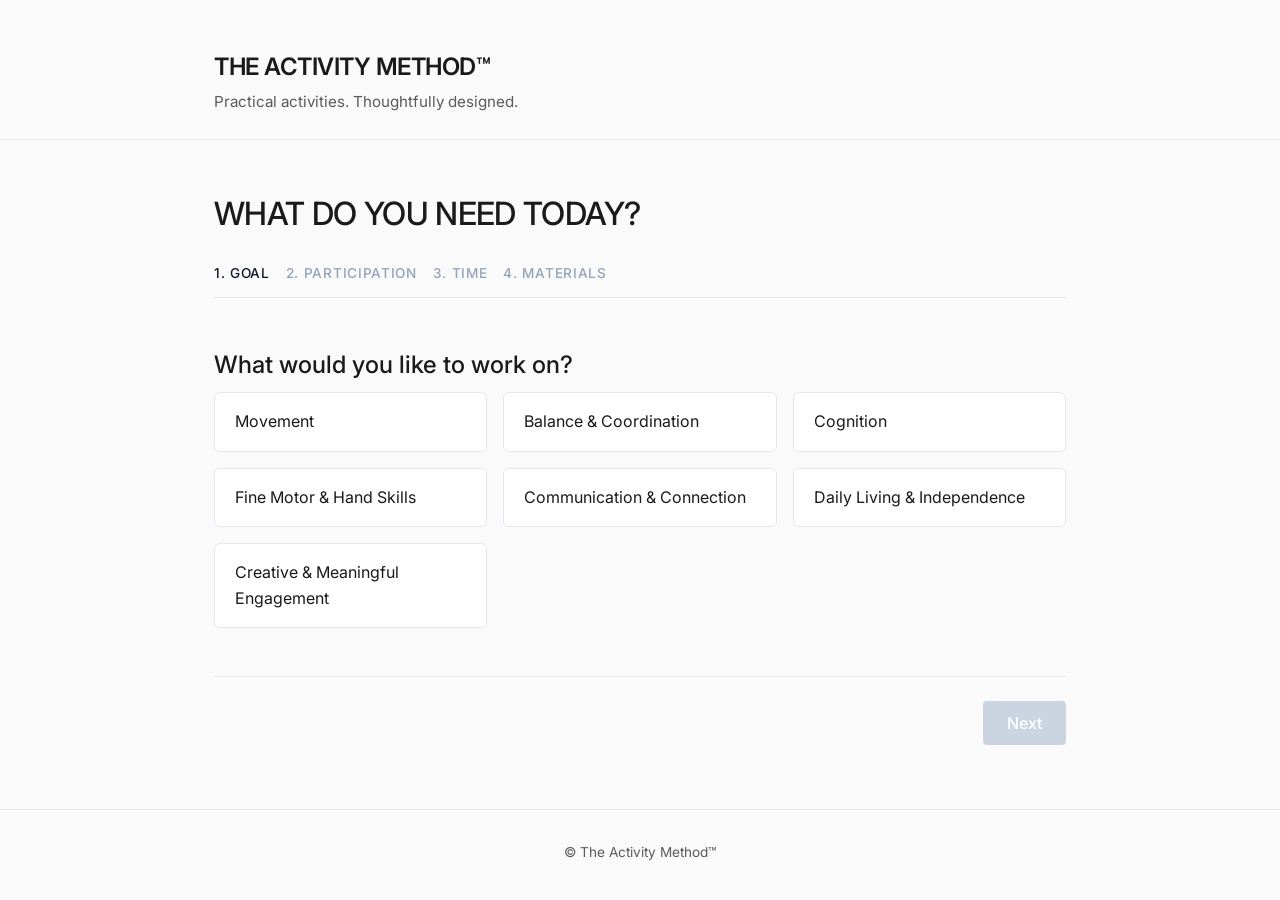
<file: index.html>
<!DOCTYPE html>
<html lang="en">
<head>
  <meta charset="UTF-8">
  <meta name="viewport" content="width=device-width, initial-scale=1.0">
  <title>The Activity Method&trade; — Professional Edition</title>
  <link rel="stylesheet" href="styles.css">
  <link rel="preconnect" href="https://fonts.googleapis.com">
  <link rel="preconnect" href="https://fonts.gstatic.com" crossorigin>
  <link href="https://fonts.googleapis.com/css2?family=Inter:wght@300;400;500;600&display=swap" rel="stylesheet">
</head>
<body>

  <header class="masthead">
    <div class="container">
      <h1 class="brand">THE ACTIVITY METHOD&trade;</h1>
      <p class="tagline">Practical activities. Thoughtfully designed.</p>
    </div>
  </header>

  <main class="container">
    
    <!-- WIZARD UI -->
    <section id="wizard-section" class="wizard-container">
      <h2 class="prompt-title">WHAT DO YOU NEED TODAY?</h2>
      
      <!-- Progress Indicator -->
      <div class="progress-bar">
        <div class="step-indicator active" data-step="1">1. Goal</div>
        <div class="step-indicator" data-step="2">2. Participation</div>
        <div class="step-indicator" data-step="3">3. Time</div>
        <div class="step-indicator" data-step="4">4. Materials</div>
      </div>

      <!-- Step 1 -->
      <div class="wizard-step active" id="step-1">
        <h3>What would you like to work on?</h3>
        <div class="options-grid" id="options-goal">
          <!-- Populated by JS -->
        </div>
      </div>

      <!-- Step 2 -->
      <div class="wizard-step hidden" id="step-2">
        <h3>How can they participate?</h3>
        <p class="subtitle">Select the most accurate limitation or grouping.</p>
        <div class="options-grid" id="options-participation">
          <!-- Populated by JS -->
        </div>
      </div>

      <!-- Step 3 -->
      <div class="wizard-step hidden" id="step-3">
        <h3>How much time do you have?</h3>
        <div class="options-grid" id="options-time">
          <!-- Populated by JS -->
        </div>
      </div>

      <!-- Step 4 -->
      <div class="wizard-step hidden" id="step-4">
        <h3>What materials do you have available?</h3>
        <p class="subtitle">Select any materials you have, or choose "No materials".</p>
        <div class="options-grid materials-grid" id="options-materials">
          <!-- Populated by JS -->
        </div>
      </div>

      <!-- Controls -->
      <div class="wizard-controls">
        <button id="btn-back" class="btn btn-secondary hidden">Back</button>
        <button id="btn-next" class="btn btn-primary disabled" disabled>Next</button>
        <button id="btn-results" class="btn btn-primary hidden">Find Matches</button>
      </div>
    </section>

    <!-- RESULTS UI -->
    <section id="results-section" class="results-container hidden">
      <div class="results-header">
        <h2>YOUR BEST MATCHES</h2>
        <button id="btn-modify-filters" class="btn btn-secondary btn-sm">Modify Filters</button>
      </div>
      <div id="results-grid" class="results-grid">
        <!-- Populated by JS -->
      </div>
    </section>

    <!-- DETAIL VIEW UI -->
    <section id="detail-section" class="detail-container hidden">
      <div class="detail-header">
        <button id="btn-back-results" class="btn btn-secondary btn-sm">&larr; Return to Matches</button>
      </div>
      <article id="activity-detail-content" class="activity-detail-content">
        <!-- Populated by JS -->
      </article>
    </section>

  </main>

  <footer class="footer">
    <div class="container">
      <p>&copy; The Activity Method&trade;</p>
    </div>
  </footer>

  <script src="app.js"></script>
</body>
</html>
</file>
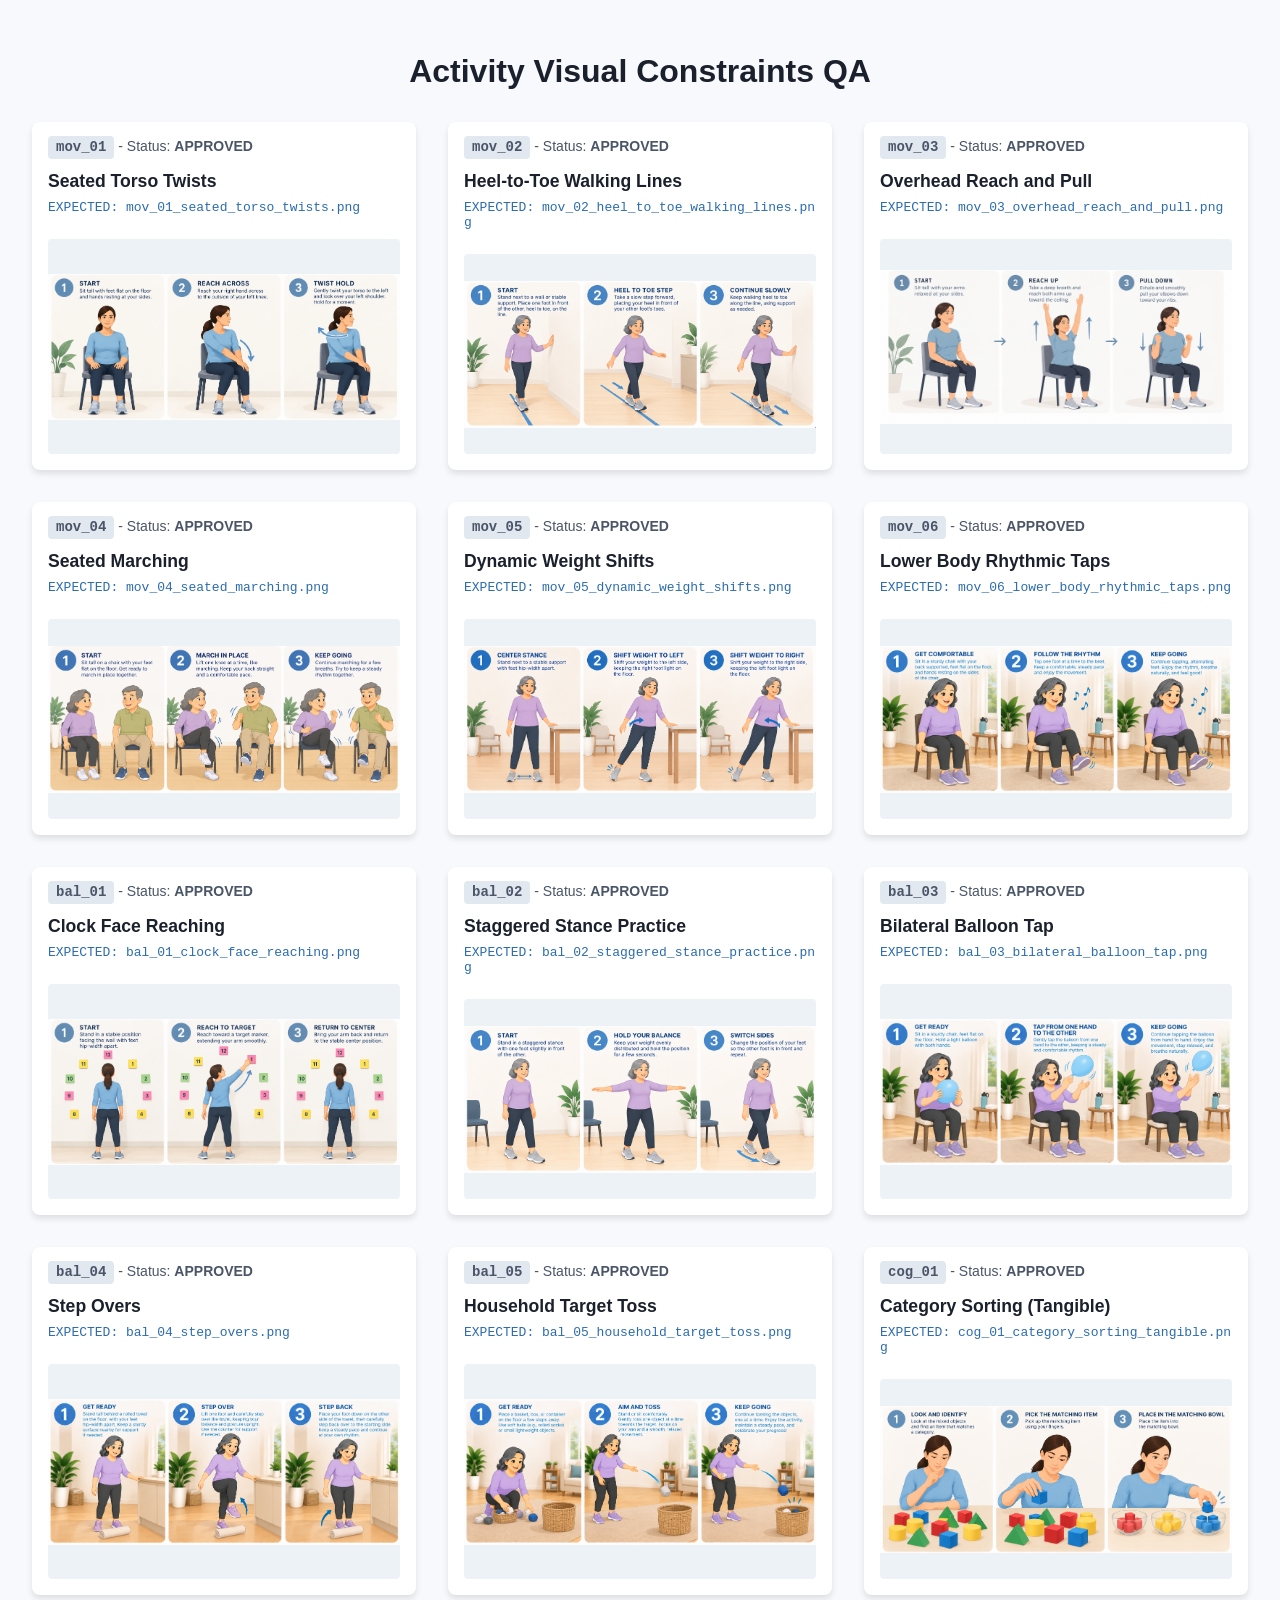
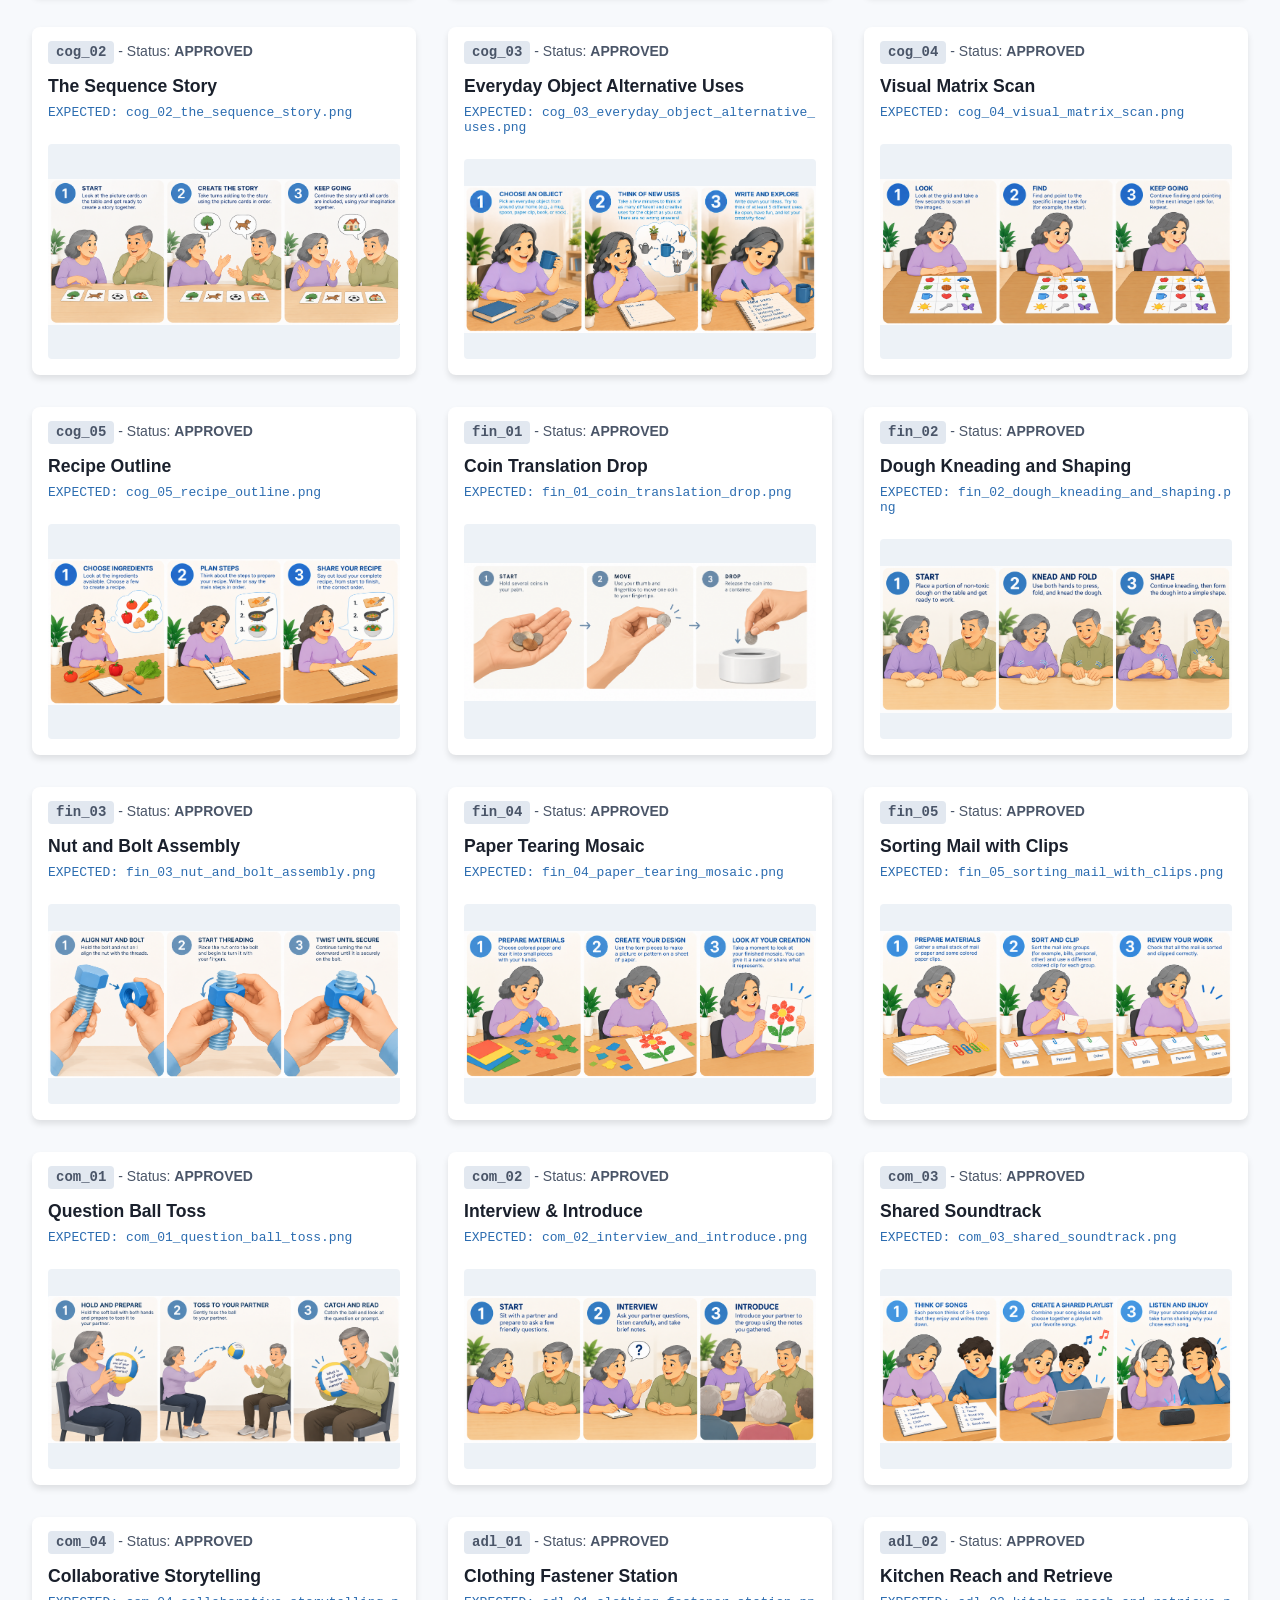
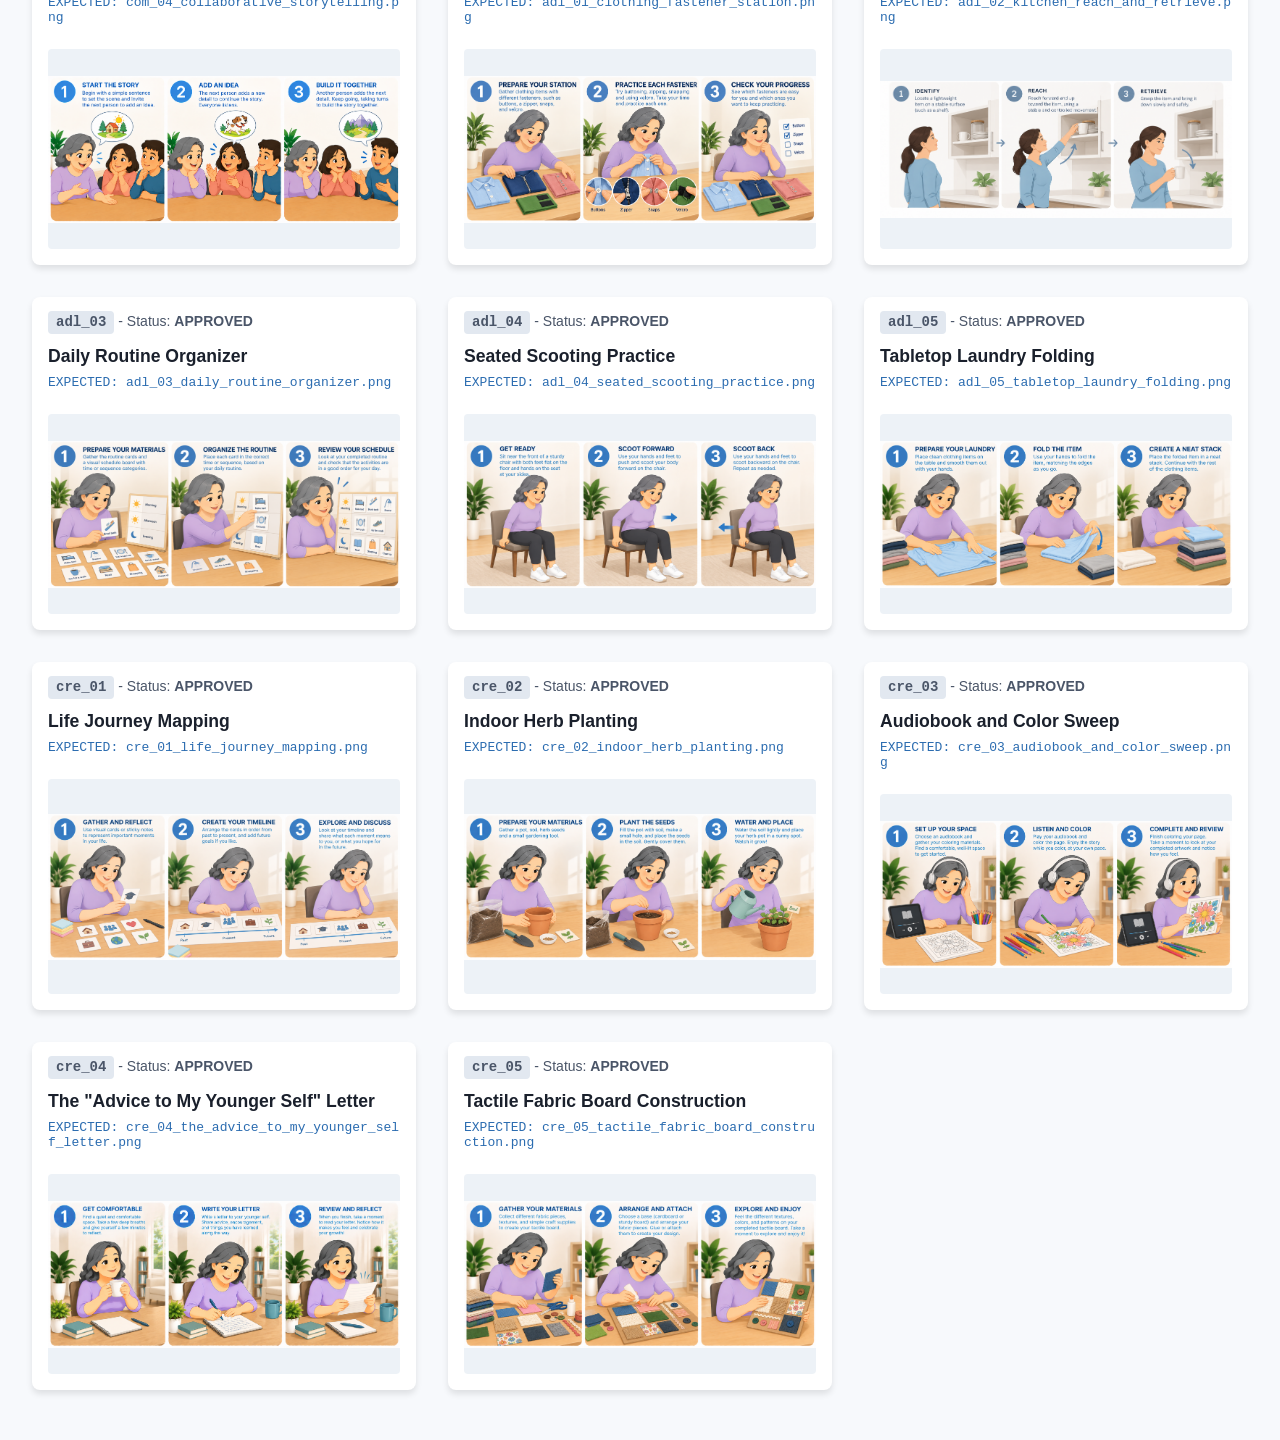
<file: visual-qa.html>
<!DOCTYPE html>
<html lang="en">

<head>
    <meta charset="UTF-8">
    <meta name="viewport" content="width=device-width, initial-scale=1.0">
    <title>Visual Asset Architecture QA</title>
    <style>
        body {
            font-family: -apple-system, BlinkMacSystemFont, "Segoe UI", Roboto, Helvetica, Arial, sans-serif;
            background: #f7f9fc;
            color: #1a202c;
            padding: 2rem;
            margin: 0;
        }

        h1 {
            text-align: center;
            margin-bottom: 2rem;
        }

        .grid {
            display: grid;
            grid-template-columns: repeat(auto-fit, minmax(300px, 1fr));
            gap: 2rem;
        }

        .card {
            background: white;
            border-radius: 8px;
            box-shadow: 0 4px 6px rgba(0, 0, 0, 0.1);
            padding: 1rem;
            display: flex;
            flex-direction: column;
            gap: 0.5rem;
        }

        .meta {
            font-size: 0.875rem;
            color: #4a5568;
        }

        .id-badge {
            background: #e2e8f0;
            padding: 0.2rem 0.5rem;
            border-radius: 4px;
            font-family: monospace;
            font-weight: bold;
        }

        .title {
            font-weight: bold;
            font-size: 1.1rem;
            margin-top: 0.5rem;
        }

        .expected {
            font-family: monospace;
            color: #2b6cb0;
            word-break: break-all;
            margin-bottom: 1rem;
        }

        .img-container {
            flex-grow: 1;
            display: flex;
            align-items: center;
            justify-content: center;
            background: #edf2f7;
            border-radius: 4px;
            min-height: 200px;
            overflow: hidden;
            position: relative;
        }

        .img-container img {
            max-width: 100%;
            height: auto;
            display: block;
        }

        .missing {
            color: #e53e3e;
            font-weight: bold;
            text-align: center;
        }
    </style>
</head>

<body>
    <h1>Activity Visual Constraints QA</h1>
    <div class="grid" id="qa-grid"></div>

    <script>
        document.addEventListener('DOMContentLoaded', async () => {
            try {
                const actRes = await fetch('activities.json');
                const activities = await actRes.json();

                const mapRes = await fetch(`assets/images/activity_visual_map.json?v=${Date.now()}`);
                const visualMap = await mapRes.json();

                const grid = document.getElementById('qa-grid');

                activities.forEach(a => {
                    const mapEntry = visualMap[a.activity_id];
                    const expectedFile = mapEntry?.image_filename;
                    const isApproved = mapEntry?.visual_status === 'APPROVED';
                    const srcUrl = expectedFile ? `assets/images/${expectedFile}?v=${Date.now()}` : '';

                    const card = document.createElement('div');
                    card.className = 'card';
                    card.innerHTML = `
                        <div class="meta"><span class="id-badge">${a.activity_id}</span> - Status: <strong>${mapEntry?.visual_status || 'UNKNOWN'}</strong></div>
                        <div class="title">${a.title}</div>
                        <div class="expected">EXPECTED: ${expectedFile || 'N/A'}</div>
                        <div class="img-container">
                            ${(expectedFile && isApproved) ? `<img src="${srcUrl}" alt="Visual for ${a.activity_id}" onerror="this.onerror=null; this.parentNode.innerHTML='<span class=\\'missing\\'>IMAGE MISSING OR NOT APPROVED</span>';">` : '<span class="missing">PENDING_EXTERNAL_IMAGE</span>'}
                        </div>
                    `;
                    grid.appendChild(card);
                });
            } catch (e) {
                console.error(e);
            }
        });
    </script>
</body>

</html>
</file>
<file: styles.css>
:root {
  --font-family: 'Inter', sans-serif;
  --bg-color: #FAFAFA;
  --text-primary: #1A1A1A;
  --text-secondary: #5A5A5A;
  --accent-color: #0F172A;
  /* Deep Slate/Navy */
  --border-color: #E2E8F0;
  --surface-color: #FFFFFF;
  --selected-bg: #E2E8F0;
  --transition: all 0.2s ease-in-out;
}

* {
  box-sizing: border-box;
  margin: 0;
  padding: 0;
}

body {
  font-family: var(--font-family);
  background-color: var(--bg-color);
  color: var(--text-primary);
  line-height: 1.6;
  -webkit-font-smoothing: antialiased;
}

.container {
  max-width: 900px;
  margin: 0 auto;
  padding: 0 24px;
}

/* Header */
.masthead {
  padding: 48px 0 24px;
  border-bottom: 1px solid var(--border-color);
  margin-bottom: 48px;
}

.brand {
  font-size: 1.5rem;
  font-weight: 600;
  letter-spacing: -0.02em;
  margin-bottom: 4px;
}

.tagline {
  font-size: 0.95rem;
  color: var(--text-secondary);
}

/* Typography */
h2 {
  font-size: 2rem;
  font-weight: 500;
  margin-bottom: 24px;
  letter-spacing: -0.02em;
}

h3 {
  font-size: 1.5rem;
  font-weight: 500;
  margin-bottom: 8px;
}

.subtitle {
  color: var(--text-secondary);
  margin-bottom: 24px;
  font-size: 1rem;
}

/* Utility */
.hidden {
  display: none !important;
}

/* Progress Indicator */
.progress-bar {
  display: flex;
  gap: 16px;
  margin-bottom: 48px;
  border-bottom: 1px solid var(--border-color);
  padding-bottom: 12px;
}

.step-indicator {
  font-size: 0.85rem;
  color: #94A3B8;
  font-weight: 500;
  text-transform: uppercase;
  letter-spacing: 0.05em;
}

.step-indicator.active {
  color: var(--accent-color);
}

/* Wizard Options Grid */
.options-grid {
  display: grid;
  grid-template-columns: repeat(auto-fill, minmax(250px, 1fr));
  gap: 16px;
  margin-bottom: 48px;
}

.materials-grid {
  grid-template-columns: repeat(auto-fill, minmax(180px, 1fr));
}

.option-card {
  background: var(--surface-color);
  border: 1px solid var(--border-color);
  border-radius: 6px;
  padding: 16px 20px;
  cursor: pointer;
  font-size: 1rem;
  font-weight: 400;
  transition: var(--transition);
  display: flex;
  align-items: center;
  user-select: none;
}

.option-card:hover {
  border-color: #94A3B8;
}

.option-card.selected {
  background-color: var(--bg-color);
  border-color: var(--accent-color);
  box-shadow: 0 0 0 1px var(--accent-color);
  font-weight: 500;
}

/* Controls */
.wizard-controls {
  display: flex;
  gap: 16px;
  justify-content: flex-end;
  border-top: 1px solid var(--border-color);
  padding-top: 24px;
}

.btn {
  padding: 12px 24px;
  font-size: 1rem;
  font-weight: 500;
  border-radius: 4px;
  cursor: pointer;
  transition: var(--transition);
  border: none;
  font-family: var(--font-family);
}

.btn-sm {
  padding: 8px 16px;
  font-size: 0.9rem;
}

.btn-primary {
  background-color: var(--accent-color);
  color: white;
}

.btn-primary:hover:not(.disabled) {
  background-color: #1E293B;
}

.btn-primary.disabled {
  background-color: #CBD5E1;
  cursor: not-allowed;
}

.btn-secondary {
  background-color: transparent;
  color: var(--text-primary);
  border: 1px solid var(--border-color);
}

.btn-secondary:hover {
  background-color: #F1F5F9;
}

/* Results section */
.results-header {
  display: flex;
  justify-content: space-between;
  align-items: baseline;
  margin-bottom: 32px;
  padding-bottom: 16px;
  border-bottom: 1px solid var(--border-color);
}

.results-grid {
  display: grid;
  grid-template-columns: 1fr;
  gap: 24px;
}

.result-card {
  background: var(--surface-color);
  border: 1px solid var(--border-color);
  border-radius: 8px;
  padding: 24px;
  display: flex;
  justify-content: space-between;
  align-items: center;
  transition: var(--transition);
  position: relative;
}

.result-card:hover {
  border-color: #94A3B8;
  box-shadow: 0 4px 12px rgba(0, 0, 0, 0.03);
}

.match-quality {
  font-size: 0.75rem;
  text-transform: uppercase;
  letter-spacing: 0.05em;
  font-weight: 600;
  margin-bottom: 8px;
  display: inline-block;
  padding: 4px 8px;
  border-radius: 4px;
}

.strong-match {
  background-color: #F8FAFC;
  color: var(--accent-color);
  border: 1px solid var(--border-color);
}

.good-alt {
  background-color: #F1F5F9;
  color: var(--text-secondary);
}

.result-info h3 {
  margin-bottom: 8px;
  font-size: 1.25rem;
}

.result-meta {
  display: flex;
  flex-wrap: wrap;
  gap: 16px;
  font-size: 0.9rem;
  color: var(--text-secondary);
}

.meta-item {
  display: flex;
  align-items: center;
  gap: 6px;
}

/* Detail View */
.detail-header {
  margin-bottom: 32px;
}

.activity-detail-content {
  background: var(--surface-color);
  border: 1px solid var(--border-color);
  border-radius: 8px;
  padding: 48px;
}

.detail-category {
  font-size: 1.1rem;
  color: var(--text-secondary);
  text-transform: uppercase;
  letter-spacing: 0.05em;
  margin-bottom: 16px;
}

.detail-header-block {
  display: flex;
  gap: 48px;
  align-items: center;
  margin-bottom: 48px;
}

.detail-header-block-vertical {
  margin-bottom: 16px;
}

.detail-title-area {
  flex: 1;
}

.detail-title {
  font-size: 2.5rem;
  margin-bottom: 8px;
  font-weight: 600;
  letter-spacing: -0.03em;
}

.visual-area {
  flex: 1;
  aspect-ratio: 16 / 9;
  background-color: #F8FAFC;
  border: 1px dashed #CBD5E1;
  border-radius: 8px;
  display: flex;
  align-items: center;
  justify-content: center;
  flex-direction: column;
  padding: 24px;
  text-align: center;
}

.visual-area-full {
  width: 100%;
  aspect-ratio: 16 / 9;
  background-color: #F8FAFC;
  border: 1px dashed #CBD5E1;
  border-radius: 8px;
  display: flex;
  align-items: center;
  justify-content: center;
  flex-direction: column;
  padding: 24px;
  text-align: center;
  margin-bottom: 48px;
}

.visual-label {
  font-size: 0.85rem;
  text-transform: uppercase;
  letter-spacing: 0.05em;
  color: #94A3B8;
  font-weight: 500;
}

.pilot-visual {
  width: 100%;
  max-width: 100%;
  height: auto;
  max-height: 500px;
  object-fit: contain;
  border-radius: 6px;
  display: block;
}

.visual-area-full:has(.pilot-visual) {
  border: none;
  background-color: transparent;
  padding: 0;
  aspect-ratio: auto;
}

.detail-grid {
  display: grid;
  grid-template-columns: 1fr 2fr;
  gap: 48px;
}

.detail-sidebar h4 {
  font-size: 0.85rem;
  text-transform: uppercase;
  letter-spacing: 0.05em;
  color: var(--text-secondary);
  margin-bottom: 4px;
  margin-top: 24px;
}

.detail-sidebar p,
.detail-sidebar ul {
  font-size: 0.95rem;
  margin-bottom: 16px;
}

.detail-sidebar ul {
  padding-left: 20px;
}

.detail-main h4 {
  font-size: 1.25rem;
  margin-bottom: 16px;
  margin-top: 32px;
  border-bottom: 1px solid var(--border-color);
  padding-bottom: 8px;
}

.detail-main p,
.detail-main ul {
  margin-bottom: 16px;
  font-size: 1.05rem;
}

.detail-main ul {
  padding-left: 24px;
}

.detail-main li {
  margin-bottom: 8px;
}

.alert-box {
  background-color: #F8FAFC;
  border-left: 4px solid var(--accent-color);
  padding: 16px;
  margin-top: 24px;
}

.alert-box h5 {
  font-size: 0.9rem;
  text-transform: uppercase;
  letter-spacing: 0.05em;
  margin-bottom: 8px;
}

.alert-box p {
  margin-bottom: 0;
  font-size: 0.95rem;
}

/* Footer */
.footer {
  margin-top: 64px;
  padding: 32px 0;
  text-align: center;
  color: var(--text-secondary);
  font-size: 0.85rem;
  border-top: 1px solid var(--border-color);
}

@media (max-width: 768px) {
  .detail-header-block {
    flex-direction: column;
    align-items: stretch;
    gap: 24px;
  }

  .detail-grid {
    grid-template-columns: 1fr;
    gap: 24px;
  }

  .result-card {
    flex-direction: column;
    align-items: flex-start;
    gap: 16px;
  }

  .activity-detail-content {
    padding: 24px;
  }
}
</file>
